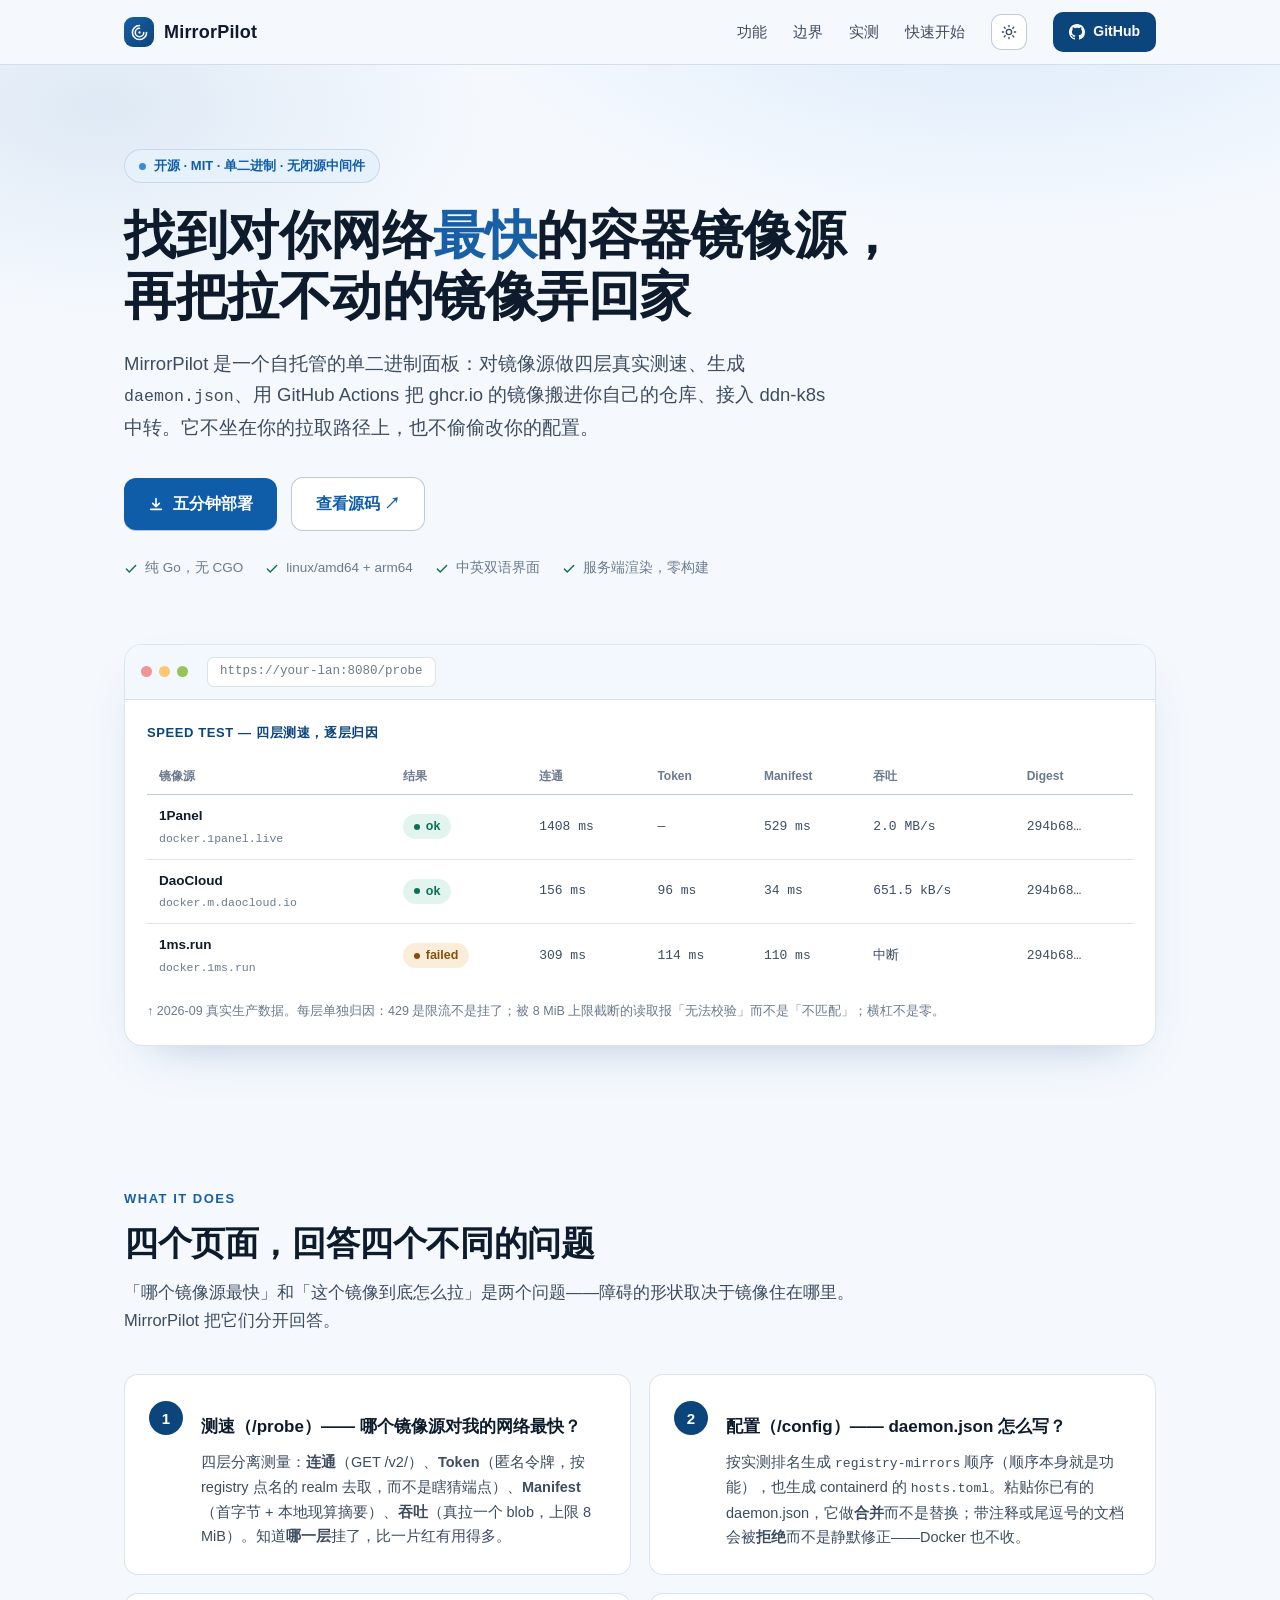
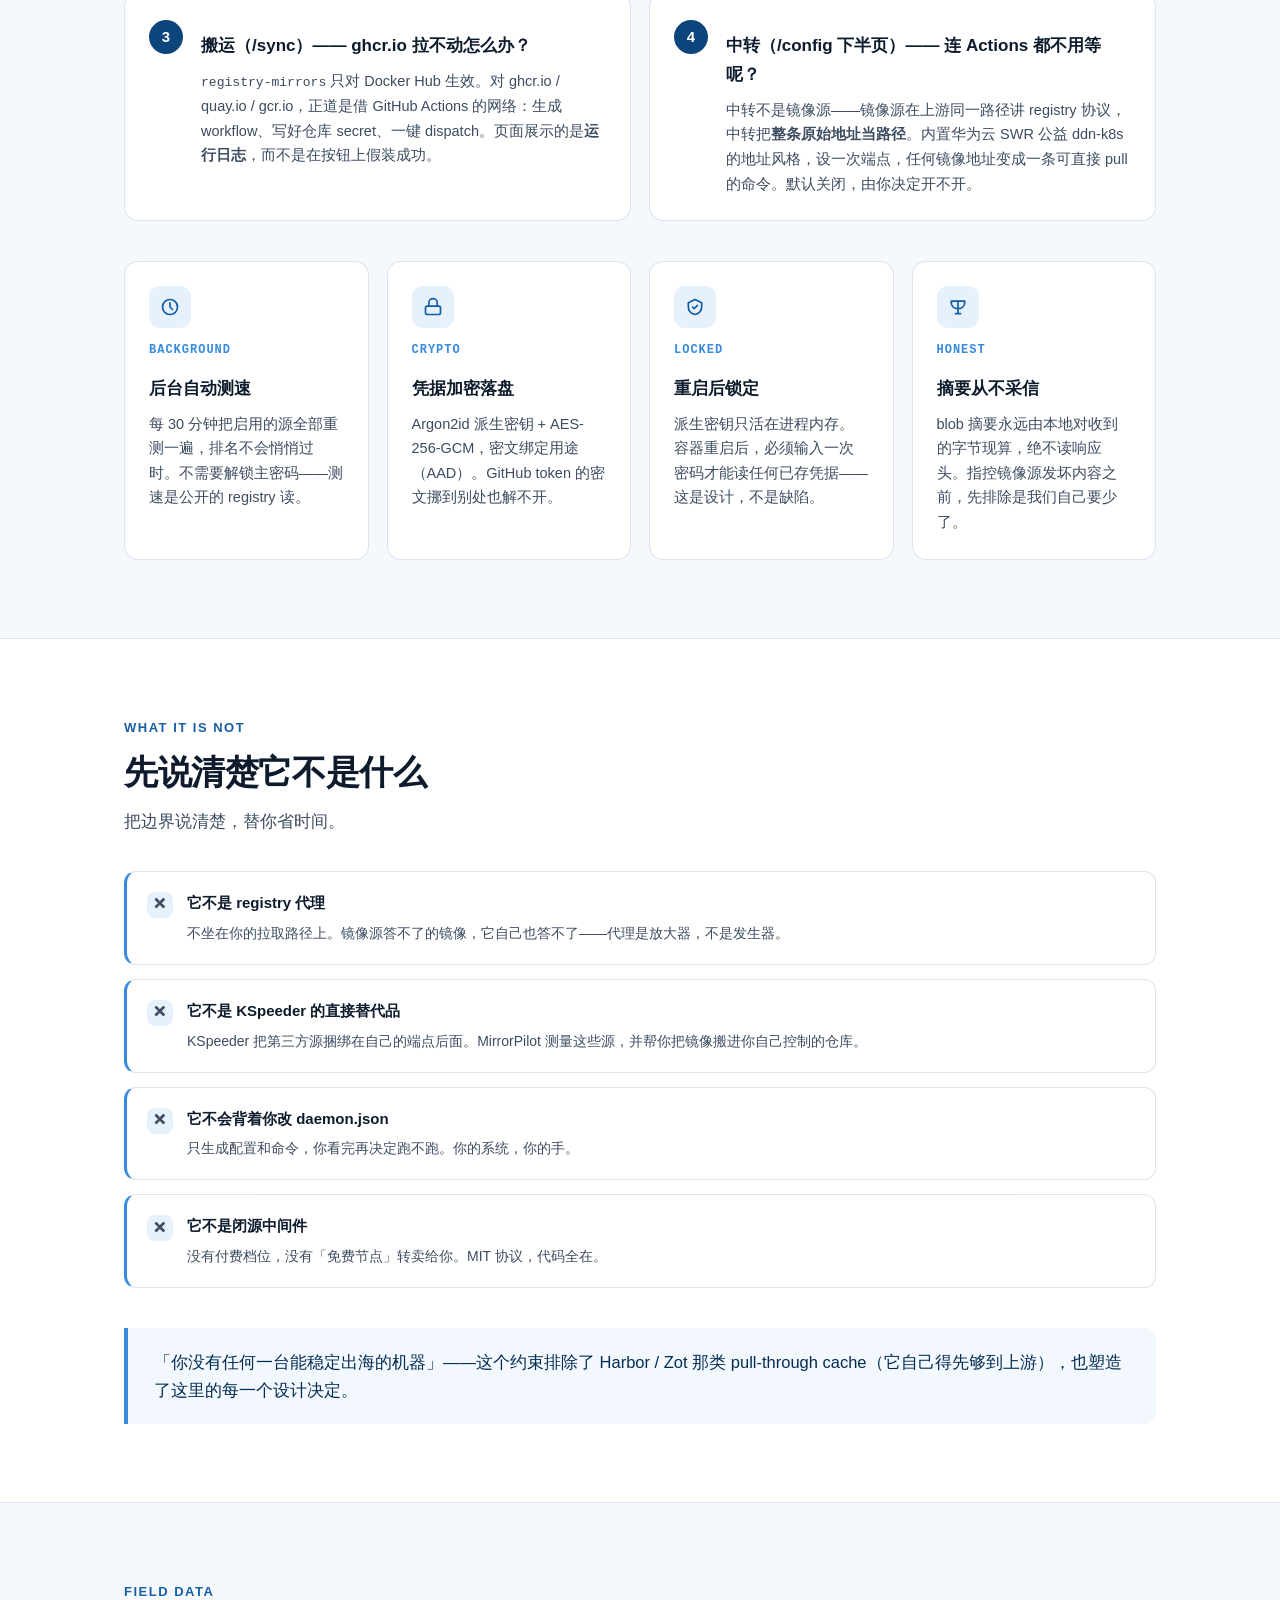
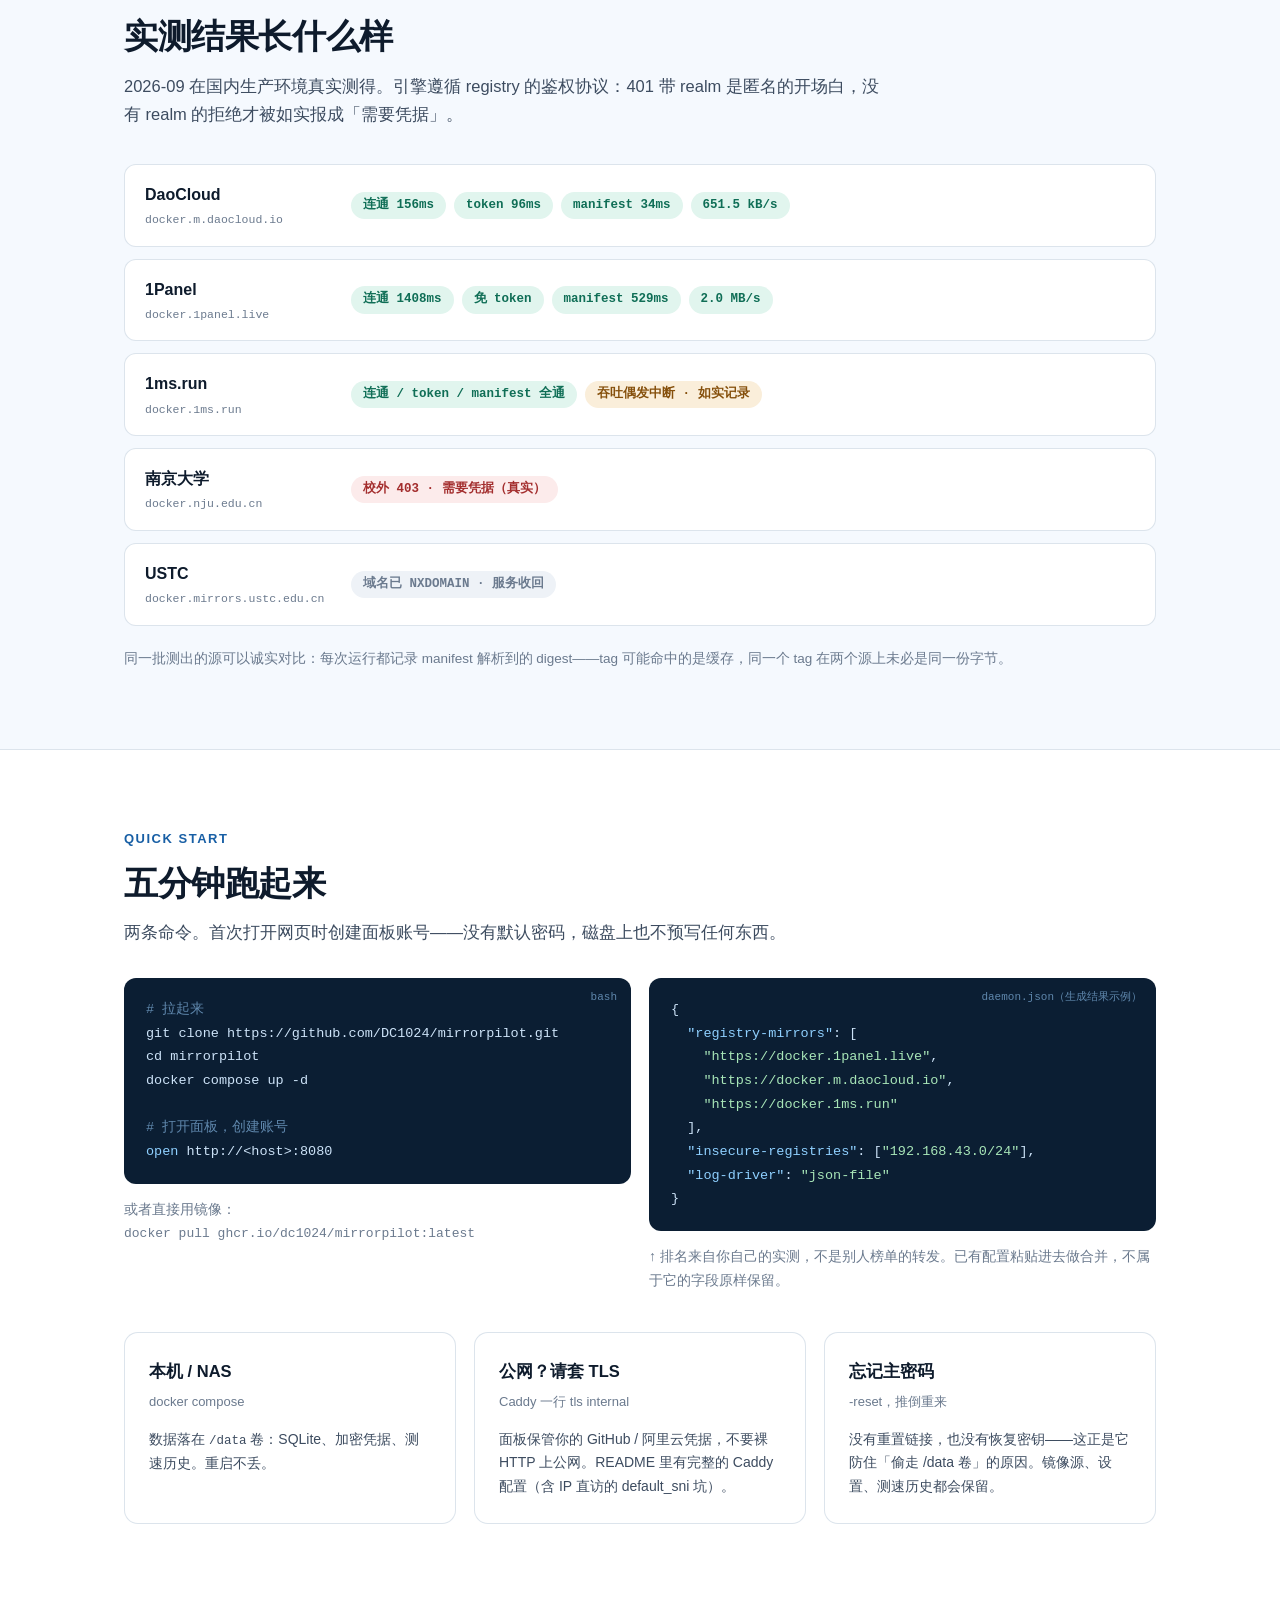
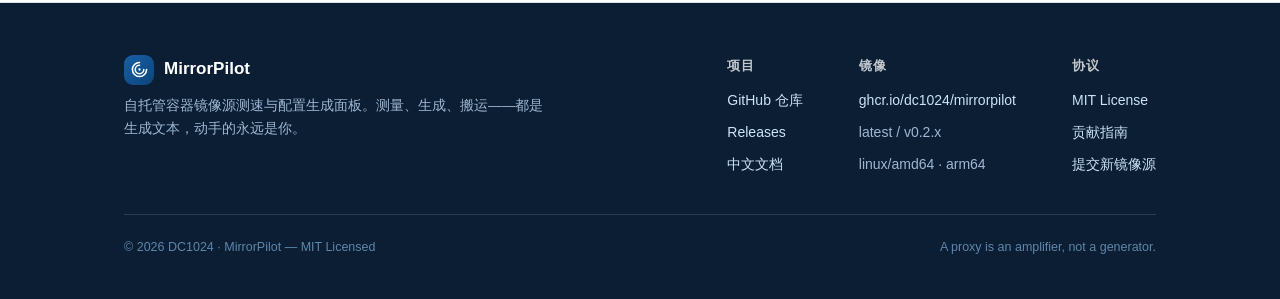
<file: index.html>
<!DOCTYPE html>
<html lang="zh-CN">
<head>
<meta charset="UTF-8">
<meta name="viewport" content="width=device-width, initial-scale=1.0">
<title>MirrorPilot — 找到对你网络最快的容器镜像源</title>
<meta name="description" content="自托管的单二进制面板：四层测速、生成 daemon.json、GitHub Actions 搬运、ddn-k8s 中转。开源、免费、无闭源中间件。">
<meta name="color-scheme" content="light dark">
<script>
(function(){
  var t = localStorage.getItem('mp-theme');
  if (t !== 'dark' && t !== 'light') {
    t = matchMedia('(prefers-color-scheme: dark)').matches ? 'dark' : 'light';
  }
  document.documentElement.dataset.theme = t;
})();
</script>
<style>
  :root{
    --blue-900:#042C53; --blue-800:#0C447C; --blue-700:#0F5CA8;
    --blue-600:#185FA5; --blue-500:#378ADD; --blue-300:#85B7EB;
    --blue-100:#B5D4F4; --blue-50:#E6F1FB; --blue-25:#F2F8FE;
    --ink:#0E1B2C; --ink-2:#3D4C60; --ink-3:#6B7A8E;
    --ok:#0F6E56; --ok-bg:#E1F5EE; --warn:#854F0B; --warn-bg:#FAEEDA;
    --bad:#A32D2D; --bad-bg:#FCEBEB;
    --line:rgba(12,68,124,.14); --line-2:rgba(12,68,124,.28);
    --card:#FFFFFF; --page:#F5F9FE; --surface-alt:#FFFFFF;
    --header-bg:rgba(245,249,254,.88);
    --accent:#185FA5;
    --quote-fg:#042C53;
    --off-bg:#EEF2F7; --off-fg:#6B7A8E;
    --radius:14px; --mono:ui-monospace,SFMono-Regular,"SF Mono",Consolas,"Liberation Mono",Menlo,monospace;
  }
  [data-theme="dark"]{
    --blue-25:#0E2036; --blue-50:#142B47; --blue-100:#1B3A5F;
    --blue-700:#378ADD; --blue-800:#185FA5; --blue-900:#CDE3F8;
    --ink:#E8F1FB; --ink-2:#B5C9DE; --ink-3:#7E95AD;
    --ok:#6FD6B4; --ok-bg:#0C3B30; --warn:#F0B95A; --warn-bg:#3A2E12;
    --bad:#F09595; --bad-bg:#3B1416;
    --line:rgba(133,183,235,.16); --line-2:rgba(133,183,235,.32);
    --card:#10233A; --page:#0A1626; --surface-alt:#0D1F35;
    --header-bg:rgba(10,22,38,.85);
    --accent:#6FB1E8;
    --quote-fg:#CDE3F8;
    --off-bg:#1A2A3D; --off-fg:#7E95AD;
  }
  *{margin:0;padding:0;box-sizing:border-box}
  html{scroll-behavior:smooth}
  body{
    font-family:-apple-system,BlinkMacSystemFont,"Segoe UI","PingFang SC","Hiragino Sans GB","Microsoft YaHei",sans-serif;
    color:var(--ink); background:var(--page); line-height:1.7; font-size:16px;
    -webkit-font-smoothing:antialiased;
  }
  a{color:var(--blue-700);text-decoration:none}
  a:hover{text-decoration:underline}
  .wrap{max-width:1080px;margin:0 auto;padding:0 24px}

  /* ---------- header ---------- */
  header{position:sticky;top:0;z-index:50;background:var(--header-bg);backdrop-filter:blur(10px);border-bottom:1px solid var(--line)}
  .nav{display:flex;align-items:center;justify-content:space-between;height:64px}
  .brand{display:flex;align-items:center;gap:10px;font-weight:700;font-size:18px;color:var(--ink);letter-spacing:.2px}
  .brand:hover{text-decoration:none}
  .logo{width:30px;height:30px;border-radius:9px;background:linear-gradient(135deg,var(--blue-600),var(--blue-800));display:flex;align-items:center;justify-content:center;flex:none}
  .nav-links{display:flex;align-items:center;gap:26px;font-size:14.5px;color:var(--ink-2)}
  .nav-links a{color:var(--ink-2)}
  .nav-links a:hover{color:var(--blue-700);text-decoration:none}
  .gh-btn{display:inline-flex;align-items:center;gap:8px;background:var(--blue-800);color:#fff !important;padding:8px 16px;border-radius:10px;font-weight:600;font-size:14px}
  .gh-btn:hover{background:var(--blue-900);text-decoration:none !important}
  @media(max-width:760px){.nav-links a:not(.gh-btn){display:none}}

  /* ---------- hero ---------- */
  .hero{padding:84px 0 64px;background:
    radial-gradient(900px 420px at 78% -8%,rgba(55,138,221,.14),transparent 60%),
    radial-gradient(700px 380px at 8% 4%,rgba(24,95,165,.10),transparent 55%)}
  .kicker{display:inline-flex;align-items:center;gap:8px;font-size:13px;font-weight:600;color:var(--blue-700);background:var(--blue-50);border:1px solid var(--line);padding:5px 14px;border-radius:999px;margin-bottom:22px}
  .kicker .dot{width:7px;height:7px;border-radius:50%;background:var(--blue-500)}
  h1{font-size:clamp(32px,5.2vw,52px);line-height:1.18;letter-spacing:-.5px;font-weight:800;max-width:820px}
  h1 .accent{color:var(--accent)}
  .hero p.lead{margin-top:20px;font-size:18.5px;color:var(--ink-2);max-width:720px}
  .hero-cta{display:flex;flex-wrap:wrap;gap:14px;margin-top:34px;align-items:center}
  .btn{display:inline-flex;align-items:center;gap:9px;padding:13px 24px;border-radius:12px;font-weight:600;font-size:15.5px;transition:.15s}
  .btn:hover{text-decoration:none}
  .btn-primary{background:var(--blue-700);color:#fff;box-shadow:0 1px 0 rgba(4,44,83,.25)}
  .btn-primary:hover{background:var(--blue-800)}
  .btn-ghost{background:var(--card);color:var(--blue-700);border:1px solid var(--line-2)}
  .btn-ghost:hover{border-color:var(--blue-500);background:var(--blue-25)}
  .btn .kbd{font-family:var(--mono);font-size:13px;opacity:.85}
  .theme-btn{display:inline-flex;align-items:center;justify-content:center;width:36px;height:36px;border-radius:10px;border:1px solid var(--line-2);background:var(--card);color:var(--ink-2);cursor:pointer}
  .theme-btn:hover{color:var(--blue-700);border-color:var(--blue-500)}
  [data-theme="dark"] .theme-btn .sun{display:none}
  html:not([data-theme="dark"]) .theme-btn .moon{display:none}
  .hero-meta{margin-top:26px;font-size:13.5px;color:var(--ink-3);display:flex;flex-wrap:wrap;gap:8px 22px}
  .hero-meta span{display:inline-flex;align-items:center;gap:7px}
  .hero-meta svg{flex:none;stroke:var(--ok)}

  /* ---------- mock panel ---------- */
  .mockband{margin:64px 0 0;border:1px solid var(--line);border-radius:18px;background:var(--card);box-shadow:0 20px 50px -28px rgba(12,68,124,.35);overflow:hidden}
  .mockbar{display:flex;align-items:center;gap:7px;padding:12px 16px;border-bottom:1px solid var(--line);background:var(--blue-25)}
  .mockbar i{width:11px;height:11px;border-radius:50%;display:block}
  .mockbar .u{background:#F09595}.mockbar .m{background:#FAC775}.mockbar .g{background:#97C459}
  .mockbar .addr{margin-left:12px;font-family:var(--mono);font-size:12.5px;color:var(--ink-3);background:var(--card);border:1px solid var(--line);border-radius:7px;padding:3px 12px}
  .mockbody{padding:22px}
  .mocktitle{font-size:13px;font-weight:700;color:var(--blue-800);letter-spacing:.6px;margin-bottom:14px}
  table{width:100%;border-collapse:collapse;font-size:13.5px}
  th{font-size:12px;color:var(--ink-3);font-weight:600;text-align:left;padding:8px 12px;border-bottom:1px solid var(--line-2);white-space:nowrap}
  td{padding:10px 12px;border-bottom:1px solid var(--line);white-space:nowrap;vertical-align:middle}
  tr:last-child td{border-bottom:none}
  .sc-table{overflow-x:auto}
  .pill{display:inline-flex;align-items:center;gap:6px;padding:2px 11px;border-radius:999px;font-size:12.5px;font-weight:600}
  .pill i{width:6px;height:6px;border-radius:50%;display:block}
  .p-ok{background:var(--ok-bg);color:var(--ok)}.p-ok i{background:var(--ok)}
  .p-bad{background:var(--bad-bg);color:var(--bad)}.p-bad i{background:var(--bad)}
  .p-warn{background:var(--warn-bg);color:var(--warn)}.p-warn i{background:var(--warn)}
  .p-off{background:var(--off-bg);color:var(--off-fg)}.p-off i{background:var(--off-fg)}
  td.num{font-family:var(--mono);font-size:13px;color:var(--ink-2)}
  .srcname{font-weight:600;color:var(--ink)}
  .srcurl{font-family:var(--mono);font-size:11.5px;color:var(--ink-3);display:block;margin-top:1px}
  .mockfoot{margin-top:14px;font-size:12.5px;color:var(--ink-3)}
  @media(max-width:760px){td.hide-m,th.hide-m{display:none}}

  /* ---------- sections ---------- */
  section{padding:78px 0}
  section:nth-of-type(even){background:var(--surface-alt);border-top:1px solid var(--line);border-bottom:1px solid var(--line)}
  .sec-tag{font-size:13px;font-weight:700;letter-spacing:1.5px;color:var(--accent);text-transform:uppercase;margin-bottom:12px}
  h2{font-size:clamp(24px,3.4vw,34px);letter-spacing:-.4px;font-weight:750;line-height:1.25;margin-bottom:14px}
  .sec-lead{color:var(--ink-2);max-width:760px;font-size:16.5px}

  .grid{display:grid;gap:18px;margin-top:40px}
  .g4{grid-template-columns:repeat(4,1fr)}
  .g3{grid-template-columns:repeat(3,1fr)}
  .g2{grid-template-columns:repeat(2,1fr)}
  @media(max-width:980px){.g4{grid-template-columns:repeat(2,1fr)}}
  @media(max-width:680px){.g4,.g3,.g2{grid-template-columns:1fr}}
  .card{background:var(--card);border:1px solid var(--line);border-radius:var(--radius);padding:24px}
  .card h3{font-size:17px;font-weight:700;margin:14px 0 8px}
  .card p{font-size:14.5px;color:var(--ink-2)}
  .icon{width:42px;height:42px;border-radius:11px;background:var(--blue-50);display:flex;align-items:center;justify-content:center;color:var(--blue-700)}
  .card .num{font-family:var(--mono);font-size:12px;color:var(--blue-500);font-weight:700;letter-spacing:1px}

  .step{display:flex;gap:18px;align-items:flex-start}
  .step .n{flex:none;width:34px;height:34px;border-radius:50%;background:var(--blue-800);color:#fff;font-weight:700;font-size:15px;display:flex;align-items:center;justify-content:center;margin-top:2px}

  pre.code{background:#0B1E33;color:#CDE3F8;border-radius:12px;padding:20px 22px;font-family:var(--mono);font-size:13.5px;line-height:1.75;overflow-x:auto;position:relative}
  pre.code .c{color:#5F87AC}
  pre.code .k{color:#8FD0FF}
  pre.code .s{color:#A8E6B8}
  .code-label{position:absolute;top:10px;right:14px;font-size:11px;color:#5F87AC;font-family:var(--mono)}

  .not-list{display:grid;gap:14px;margin-top:36px}
  .not-item{display:flex;gap:14px;background:var(--card);border:1px solid var(--line);border-left:3px solid var(--blue-500);border-radius:12px;padding:18px 20px}
  .not-item b{display:block;font-size:15px;margin-bottom:3px}
  .not-item span{font-size:14px;color:var(--ink-2)}
  .not-x{flex:none;width:26px;height:26px;border-radius:8px;background:var(--blue-50);color:var(--blue-700);font-weight:700;display:flex;align-items:center;justify-content:center;font-size:14px;margin-top:2px}

  .quoteband{margin-top:40px;border-left:4px solid var(--blue-500);background:var(--blue-25);border-radius:0 12px 12px 0;padding:20px 26px;font-size:16.5px;color:var(--quote-fg);font-weight:500}

  .verdict{display:grid;gap:12px;margin-top:36px}
  .v-row{display:grid;grid-template-columns:190px 1fr;gap:16px;align-items:center;background:var(--card);border:1px solid var(--line);border-radius:12px;padding:16px 20px}
  @media(max-width:680px){.v-row{grid-template-columns:1fr}}
  .v-src{font-weight:700}
  .v-src small{display:block;font-family:var(--mono);font-size:11.5px;color:var(--ink-3);font-weight:400;margin-top:2px}
  .v-chips{display:flex;flex-wrap:wrap;gap:8px}
  .chip{font-size:12.5px;padding:3px 12px;border-radius:999px;font-weight:600;font-family:var(--mono)}
  .chip.ok{background:var(--ok-bg);color:var(--ok)}
  .chip.warn{background:var(--warn-bg);color:var(--warn)}
  .chip.bad{background:var(--bad-bg);color:var(--bad)}
  .chip.off{background:var(--off-bg);color:var(--off-fg)}

  .deploy-cards{display:grid;grid-template-columns:repeat(3,1fr);gap:18px;margin-top:40px}
  @media(max-width:860px){.deploy-cards{grid-template-columns:1fr}}
  .dcard{background:var(--card);border:1px solid var(--line);border-radius:var(--radius);padding:24px}
  .dcard h3{font-size:16.5px;margin-bottom:6px}
  .dcard .sub{font-size:13px;color:var(--ink-3);margin-bottom:14px}
  .dcard p{font-size:14px;color:var(--ink-2)}

  footer{background:#0B1E33;color:#9FB8D4;padding:52px 0 40px;font-size:14px}
  footer .frow{display:flex;flex-wrap:wrap;gap:28px;justify-content:space-between;align-items:flex-start}
  footer a{color:#CDE3F8}
  footer a:hover{color:#fff}
  footer .fbrand{display:flex;align-items:center;gap:10px;font-weight:700;color:#fff;font-size:17px;margin-bottom:10px}
  footer .cols{display:flex;gap:56px;flex-wrap:wrap}
  footer h4{color:#fff;font-size:13px;letter-spacing:1px;text-transform:uppercase;margin-bottom:12px;opacity:.75}
  footer ul{list-style:none;display:grid;gap:8px}
  .fbottom{margin-top:38px;padding-top:22px;border-top:1px solid rgba(205,227,248,.15);font-size:12.5px;color:#5F87AC;display:flex;flex-wrap:wrap;gap:10px;justify-content:space-between}
</style>
</head>
<body>

<header>
  <div class="wrap nav">
    <a class="brand" href="#">
      <span class="logo">
        <svg width="17" height="17" viewBox="0 0 24 24" fill="none" stroke="#fff" stroke-width="2.2" stroke-linecap="round" stroke-linejoin="round"><path d="M12 2a10 10 0 1 0 10 10"/><path d="M12 6a6 6 0 1 0 6 6"/><circle cx="12" cy="12" r="1.6" fill="#fff" stroke="none"/></svg>
      </span>
      MirrorPilot
    </a>
    <nav class="nav-links">
      <a href="#features">功能</a>
      <a href="#honest">边界</a>
      <a href="#results">实测</a>
      <a href="#quickstart">快速开始</a>
      <button class="theme-btn" id="themeToggle" type="button" aria-label="切换深色模式" title="切换深色模式">
        <svg class="moon" width="16" height="16" viewBox="0 0 24 24" fill="none" stroke="currentColor" stroke-width="2" stroke-linecap="round" stroke-linejoin="round"><path d="M21 12.8A9 9 0 1 1 11.2 3a7 7 0 0 0 9.8 9.8z"/></svg>
        <svg class="sun" width="16" height="16" viewBox="0 0 24 24" fill="none" stroke="currentColor" stroke-width="2" stroke-linecap="round"><circle cx="12" cy="12" r="4"/><path d="M12 2v2m0 16v2M4.9 4.9l1.4 1.4m11.4 11.4 1.4 1.4M2 12h2m16 0h2M4.9 19.1l1.4-1.4M17.7 6.3l1.4-1.4"/></svg>
      </button>
      <a href="https://github.com/DC1024/mirrorpilot" class="gh-btn" target="_blank" rel="noopener">
        <svg width="16" height="16" viewBox="0 0 16 16" fill="currentColor"><path d="M8 0C3.58 0 0 3.58 0 8c0 3.54 2.29 6.53 5.47 7.59.4.07.55-.17.55-.38 0-.19-.01-.82-.01-1.49-2.01.37-2.53-.49-2.69-.94-.09-.23-.48-.94-.82-1.13-.28-.15-.68-.52-.01-.53.63-.01 1.08.58 1.23.82.72 1.21 1.87.87 2.33.66.07-.52.28-.87.51-1.07-1.78-.2-3.64-.89-3.64-3.95 0-.87.31-1.59.82-2.15-.08-.2-.36-1.02.08-2.12 0 0 .67-.21 2.2.82.64-.18 1.32-.27 2-.27s1.36.09 2 .27c1.53-1.04 2.2-.82 2.2-.82.44 1.1.16 1.92.08 2.12.51.56.82 1.27.82 2.15 0 3.07-1.87 3.75-3.65 3.95.29.25.54.73.54 1.48 0 1.07-.01 1.93-.01 2.2 0 .21.15.46.55.38A8.01 8.01 0 0 0 16 8c0-4.42-3.58-8-8-8z"/></svg>
        GitHub
      </a>
    </nav>
  </div>
</header>

<div class="hero">
  <div class="wrap">
    <div class="kicker"><span class="dot"></span>开源 · MIT · 单二进制 · 无闭源中间件</div>
    <h1>找到对你网络<span class="accent">最快</span>的容器镜像源，<br>再把拉不动的镜像弄回家</h1>
    <p class="lead">MirrorPilot 是一个自托管的单二进制面板：对镜像源做四层真实测速、生成 <code style="font-family:var(--mono);font-size:.9em">daemon.json</code>、用 GitHub Actions 把 ghcr.io 的镜像搬进你自己的仓库、接入 ddn-k8s 中转。它不坐在你的拉取路径上，也不偷偷改你的配置。</p>
    <div class="hero-cta">
      <a class="btn btn-primary" href="#quickstart">
        <svg width="16" height="16" viewBox="0 0 24 24" fill="none" stroke="currentColor" stroke-width="2.4" stroke-linecap="round"><path d="M12 4v12m0 0l-5-5m5 5l5-5M4 20h16"/></svg>
        五分钟部署
      </a>
      <a class="btn btn-ghost" href="https://github.com/DC1024/mirrorpilot" target="_blank" rel="noopener">查看源码 ↗</a>
    </div>
    <div class="hero-meta">
      <span><svg width="14" height="14" viewBox="0 0 24 24" fill="none" stroke="#0F6E56" stroke-width="2.4" stroke-linecap="round"><path d="M20 6L9 17l-5-5"/></svg>纯 Go，无 CGO</span>
      <span><svg width="14" height="14" viewBox="0 0 24 24" fill="none" stroke="#0F6E56" stroke-width="2.4" stroke-linecap="round"><path d="M20 6L9 17l-5-5"/></svg>linux/amd64 + arm64</span>
      <span><svg width="14" height="14" viewBox="0 0 24 24" fill="none" stroke="#0F6E56" stroke-width="2.4" stroke-linecap="round"><path d="M20 6L9 17l-5-5"/></svg>中英双语界面</span>
      <span><svg width="14" height="14" viewBox="0 0 24 24" fill="none" stroke="#0F6E56" stroke-width="2.4" stroke-linecap="round"><path d="M20 6L9 17l-5-5"/></svg>服务端渲染，零构建</span>
    </div>

    <div class="mockband">
      <div class="mockbar"><i class="u"></i><i class="m"></i><i class="g"></i><span class="addr">https://your-lan:8080/probe</span></div>
      <div class="mockbody">
        <div class="mocktitle">SPEED TEST — 四层测速，逐层归因</div>
        <div class="sc-table">
        <table>
          <thead><tr>
            <th>镜像源</th><th>结果</th><th>连通</th><th>Token</th><th>Manifest</th><th class="hide-m">吞吐</th><th class="hide-m">Digest</th>
          </tr></thead>
          <tbody>
            <tr>
              <td><span class="srcname">1Panel</span><span class="srcurl">docker.1panel.live</span></td>
              <td><span class="pill p-ok"><i></i>ok</span></td><td class="num">1408 ms</td><td class="num">—</td><td class="num">529 ms</td><td class="num hide-m">2.0 MB/s</td><td class="num hide-m">294b68…</td>
            </tr>
            <tr>
              <td><span class="srcname">DaoCloud</span><span class="srcurl">docker.m.daocloud.io</span></td>
              <td><span class="pill p-ok"><i></i>ok</span></td><td class="num">156 ms</td><td class="num">96 ms</td><td class="num">34 ms</td><td class="num hide-m">651.5 kB/s</td><td class="num hide-m">294b68…</td>
            </tr>
            <tr>
              <td><span class="srcname">1ms.run</span><span class="srcurl">docker.1ms.run</span></td>
              <td><span class="pill p-warn"><i></i>failed</span></td><td class="num">309 ms</td><td class="num">114 ms</td><td class="num">110 ms</td><td class="num hide-m">中断</td><td class="num hide-m">294b68…</td>
            </tr>
          </tbody>
        </table>
        </div>
        <div class="mockfoot">↑ 2026-09 真实生产数据。每层单独归因：429 是限流不是挂了；被 8 MiB 上限截断的读取报「无法校验」而不是「不匹配」；横杠不是零。</div>
      </div>
    </div>
  </div>
</div>

<section id="features">
  <div class="wrap">
    <div class="sec-tag">What it does</div>
    <h2>四个页面，回答四个不同的问题</h2>
    <p class="sec-lead">「哪个镜像源最快」和「这个镜像到底怎么拉」是两个问题——障碍的形状取决于镜像住在哪里。MirrorPilot 把它们分开回答。</p>
    <div class="grid g2">
      <div class="card step">
        <span class="n">1</span>
        <div>
          <h3>测速（/probe）—— 哪个镜像源对我的网络最快？</h3>
          <p>四层分离测量：<b>连通</b>（GET /v2/）、<b>Token</b>（匿名令牌，按 registry 点名的 realm 去取，而不是瞎猜端点）、<b>Manifest</b>（首字节 + 本地现算摘要）、<b>吞吐</b>（真拉一个 blob，上限 8 MiB）。知道<b>哪一层</b>挂了，比一片红有用得多。</p>
        </div>
      </div>
      <div class="card step">
        <span class="n">2</span>
        <div>
          <h3>配置（/config）—— daemon.json 怎么写？</h3>
          <p>按实测排名生成 <code style="font-family:var(--mono);font-size:.9em">registry-mirrors</code> 顺序（顺序本身就是功能），也生成 containerd 的 <code style="font-family:var(--mono);font-size:.9em">hosts.toml</code>。粘贴你已有的 daemon.json，它做<b>合并</b>而不是替换；带注释或尾逗号的文档会被<b>拒绝</b>而不是静默修正——Docker 也不收。</p>
        </div>
      </div>
      <div class="card step">
        <span class="n">3</span>
        <div>
          <h3>搬运（/sync）—— ghcr.io 拉不动怎么办？</h3>
          <p><code style="font-family:var(--mono);font-size:.9em">registry-mirrors</code> 只对 Docker Hub 生效。对 ghcr.io / quay.io / gcr.io，正道是借 GitHub Actions 的网络：生成 workflow、写好仓库 secret、一键 dispatch。页面展示的是<b>运行日志</b>，而不是在按钮上假装成功。</p>
        </div>
      </div>
      <div class="card step">
        <span class="n">4</span>
        <div>
          <h3>中转（/config 下半页）—— 连 Actions 都不用等呢？</h3>
          <p>中转不是镜像源——镜像源在上游同一路径讲 registry 协议，中转把<b>整条原始地址当路径</b>。内置华为云 SWR 公益 ddn-k8s 的地址风格，设一次端点，任何镜像地址变成一条可直接 pull 的命令。默认关闭，由你决定开不开。</p>
        </div>
      </div>
    </div>

    <div class="grid g4">
      <div class="card"><div class="icon"><svg width="20" height="20" viewBox="0 0 24 24" fill="none" stroke="currentColor" stroke-width="2" stroke-linecap="round"><circle cx="12" cy="12" r="9"/><path d="M12 7v5l3 3"/></svg></div><div class="num" style="margin-top:12px">BACKGROUND</div><h3>后台自动测速</h3><p>每 30 分钟把启用的源全部重测一遍，排名不会悄悄过时。不需要解锁主密码——测速是公开的 registry 读。</p></div>
      <div class="card"><div class="icon"><svg width="20" height="20" viewBox="0 0 24 24" fill="none" stroke="currentColor" stroke-width="2" stroke-linecap="round"><rect x="3" y="11" width="18" height="10" rx="2"/><path d="M7 11V7a5 5 0 0 1 10 0v4"/></svg></div><div class="num" style="margin-top:12px">CRYPTO</div><h3>凭据加密落盘</h3><p>Argon2id 派生密钥 + AES-256-GCM，密文绑定用途（AAD）。GitHub token 的密文挪到别处也解不开。</p></div>
      <div class="card"><div class="icon"><svg width="20" height="20" viewBox="0 0 24 24" fill="none" stroke="currentColor" stroke-width="2" stroke-linecap="round"><path d="M12 3l8 4v5c0 5-3.5 8-8 9-4.5-1-8-4-8-9V7z"/><path d="M9 12l2 2 4-4"/></svg></div><div class="num" style="margin-top:12px">LOCKED</div><h3>重启后锁定</h3><p>派生密钥只活在进程内存。容器重启后，必须输入一次密码才能读任何已存凭据——这是设计，不是缺陷。</p></div>
      <div class="card"><div class="icon"><svg width="20" height="20" viewBox="0 0 24 24" fill="none" stroke="currentColor" stroke-width="2" stroke-linecap="round"><path d="M4 7V5h16v2M9 20h6M12 5v15"/><path d="M4 7c0 4 3 7 8 7s8-3 8-7"/></svg></div><div class="num" style="margin-top:12px">HONEST</div><h3>摘要从不采信</h3><p>blob 摘要永远由本地对收到的字节现算，绝不读响应头。指控镜像源发坏内容之前，先排除是我们自己要少了。</p></div>
    </div>
  </div>
</section>

<section id="honest">
  <div class="wrap">
    <div class="sec-tag">What it is NOT</div>
    <h2>先说清楚它不是什么</h2>
    <p class="sec-lead">把边界说清楚，替你省时间。</p>
    <div class="not-list">
      <div class="not-item"><span class="not-x">✕</span><div><b>它不是 registry 代理</b><span>不坐在你的拉取路径上。镜像源答不了的镜像，它自己也答不了——代理是放大器，不是发生器。</span></div></div>
      <div class="not-item"><span class="not-x">✕</span><div><b>它不是 KSpeeder 的直接替代品</b><span>KSpeeder 把第三方源捆绑在自己的端点后面。MirrorPilot 测量这些源，并帮你把镜像搬进你自己控制的仓库。</span></div></div>
      <div class="not-item"><span class="not-x">✕</span><div><b>它不会背着你改 daemon.json</b><span>只生成配置和命令，你看完再决定跑不跑。你的系统，你的手。</span></div></div>
      <div class="not-item"><span class="not-x">✕</span><div><b>它不是闭源中间件</b><span>没有付费档位，没有「免费节点」转卖给你。MIT 协议，代码全在。</span></div></div>
    </div>
    <div class="quoteband">「你没有任何一台能稳定出海的机器」——这个约束排除了 Harbor / Zot 那类 pull-through cache（它自己得先够到上游），也塑造了这里的每一个设计决定。</div>
  </div>
</section>

<section id="results">
  <div class="wrap">
    <div class="sec-tag">Field data</div>
    <h2>实测结果长什么样</h2>
    <p class="sec-lead">2026-09 在国内生产环境真实测得。引擎遵循 registry 的鉴权协议：401 带 realm 是匿名的开场白，没有 realm 的拒绝才被如实报成「需要凭据」。</p>
    <div class="verdict">
      <div class="v-row">
        <div class="v-src">DaoCloud<small>docker.m.daocloud.io</small></div>
        <div class="v-chips"><span class="chip ok">连通 156ms</span><span class="chip ok">token 96ms</span><span class="chip ok">manifest 34ms</span><span class="chip ok">651.5 kB/s</span></div>
      </div>
      <div class="v-row">
        <div class="v-src">1Panel<small>docker.1panel.live</small></div>
        <div class="v-chips"><span class="chip ok">连通 1408ms</span><span class="chip ok">免 token</span><span class="chip ok">manifest 529ms</span><span class="chip ok">2.0 MB/s</span></div>
      </div>
      <div class="v-row">
        <div class="v-src">1ms.run<small>docker.1ms.run</small></div>
        <div class="v-chips"><span class="chip ok">连通 / token / manifest 全通</span><span class="chip warn">吞吐偶发中断 · 如实记录</span></div>
      </div>
      <div class="v-row">
        <div class="v-src">南京大学<small>docker.nju.edu.cn</small></div>
        <div class="v-chips"><span class="chip bad">校外 403 · 需要凭据（真实）</span></div>
      </div>
      <div class="v-row">
        <div class="v-src">USTC<small>docker.mirrors.ustc.edu.cn</small></div>
        <div class="v-chips"><span class="chip off">域名已 NXDOMAIN · 服务收回</span></div>
      </div>
    </div>
    <p style="margin-top:22px;font-size:13.5px;color:var(--ink-3)">同一批测出的源可以诚实对比：每次运行都记录 manifest 解析到的 digest——tag 可能命中的是缓存，同一个 tag 在两个源上未必是同一份字节。</p>
  </div>
</section>

<section id="quickstart">
  <div class="wrap">
    <div class="sec-tag">Quick start</div>
    <h2>五分钟跑起来</h2>
    <p class="sec-lead">两条命令。首次打开网页时创建面板账号——没有默认密码，磁盘上也不预写任何东西。</p>
    <div class="grid g2" style="margin-top:32px">
      <div>
        <pre class="code"><span class="code-label">bash</span><span class="c"># 拉起来</span>
git clone https://github.com/DC1024/mirrorpilot.git
cd mirrorpilot
docker compose up -d

<span class="c"># 打开面板，创建账号</span>
<span class="k">open</span> http://&lt;host&gt;:8080</pre>
        <p style="margin-top:14px;font-size:14px;color:var(--ink-3)">或者直接用镜像：<br><code style="font-family:var(--mono);font-size:13px">docker pull ghcr.io/dc1024/mirrorpilot:latest</code></p>
      </div>
      <div>
        <pre class="code"><span class="code-label">daemon.json（生成结果示例）</span>{
  <span class="k">"registry-mirrors"</span>: [
    <span class="s">"https://docker.1panel.live"</span>,
    <span class="s">"https://docker.m.daocloud.io"</span>,
    <span class="s">"https://docker.1ms.run"</span>
  ],
  <span class="k">"insecure-registries"</span>: [<span class="s">"192.168.43.0/24"</span>],
  <span class="k">"log-driver"</span>: <span class="s">"json-file"</span>
}</pre>
        <p style="margin-top:14px;font-size:14px;color:var(--ink-3)">↑ 排名来自你自己的实测，不是别人榜单的转发。已有配置粘贴进去做合并，不属于它的字段原样保留。</p>
      </div>
    </div>

    <div class="deploy-cards">
      <div class="dcard"><h3>本机 / NAS</h3><div class="sub">docker compose</div><p>数据落在 <code style="font-family:var(--mono);font-size:12.5px">/data</code> 卷：SQLite、加密凭据、测速历史。重启不丢。</p></div>
      <div class="dcard"><h3>公网？请套 TLS</h3><div class="sub">Caddy 一行 tls internal</div><p>面板保管你的 GitHub / 阿里云凭据，不要裸 HTTP 上公网。README 里有完整的 Caddy 配置（含 IP 直访的 default_sni 坑）。</p></div>
      <div class="dcard"><h3>忘记主密码</h3><div class="sub">-reset，推倒重来</div><p>没有重置链接，也没有恢复密钥——这正是它防住「偷走 /data 卷」的原因。镜像源、设置、测速历史都会保留。</p></div>
    </div>
  </div>
</section>

<footer>
  <div class="wrap">
    <div class="frow">
      <div style="max-width:420px">
        <div class="fbrand">
          <span class="logo"><svg width="17" height="17" viewBox="0 0 24 24" fill="none" stroke="#fff" stroke-width="2.2" stroke-linecap="round" stroke-linejoin="round"><path d="M12 2a10 10 0 1 0 10 10"/><path d="M12 6a6 6 0 1 0 6 6"/><circle cx="12" cy="12" r="1.6" fill="#fff" stroke="none"/></svg></span>
          MirrorPilot
        </div>
        <p style="font-size:13.5px;line-height:1.7">自托管容器镜像源测速与配置生成面板。测量、生成、搬运——都是生成文本，动手的永远是你。</p>
      </div>
      <div class="cols">
        <div>
          <h4>项目</h4>
          <ul>
            <li><a href="https://github.com/DC1024/mirrorpilot" target="_blank" rel="noopener">GitHub 仓库</a></li>
            <li><a href="https://github.com/DC1024/mirrorpilot/releases" target="_blank" rel="noopener">Releases</a></li>
            <li><a href="https://github.com/DC1024/mirrorpilot/blob/main/README.zh-CN.md" target="_blank" rel="noopener">中文文档</a></li>
          </ul>
        </div>
        <div>
          <h4>镜像</h4>
          <ul>
            <li><a href="https://github.com/DC1024/mirrorpilot/pkgs/container/mirrorpilot" target="_blank" rel="noopener">ghcr.io/dc1024/mirrorpilot</a></li>
            <li>latest / v0.2.x</li>
            <li>linux/amd64 · arm64</li>
          </ul>
        </div>
        <div>
          <h4>协议</h4>
          <ul>
            <li><a href="https://github.com/DC1024/mirrorpilot/blob/main/LICENSE" target="_blank" rel="noopener">MIT License</a></li>
            <li><a href="https://github.com/DC1024/mirrorpilot/blob/main/CONTRIBUTING.md" target="_blank" rel="noopener">贡献指南</a></li>
            <li><a href="https://github.com/DC1024/mirrorpilot/issues/new?template=new_mirror.yml" target="_blank" rel="noopener">提交新镜像源</a></li>
          </ul>
        </div>
      </div>
    </div>
    <div class="fbottom">
      <span>© 2026 DC1024 · MirrorPilot — MIT Licensed</span>
      <span>A proxy is an amplifier, not a generator.</span>
    </div>
  </div>
</footer>

<script>
document.getElementById('themeToggle').addEventListener('click', function () {
  var next = document.documentElement.dataset.theme === 'dark' ? 'light' : 'dark';
  document.documentElement.dataset.theme = next;
  localStorage.setItem('mp-theme', next);
});
</script>

</body>
</html>
</file>
